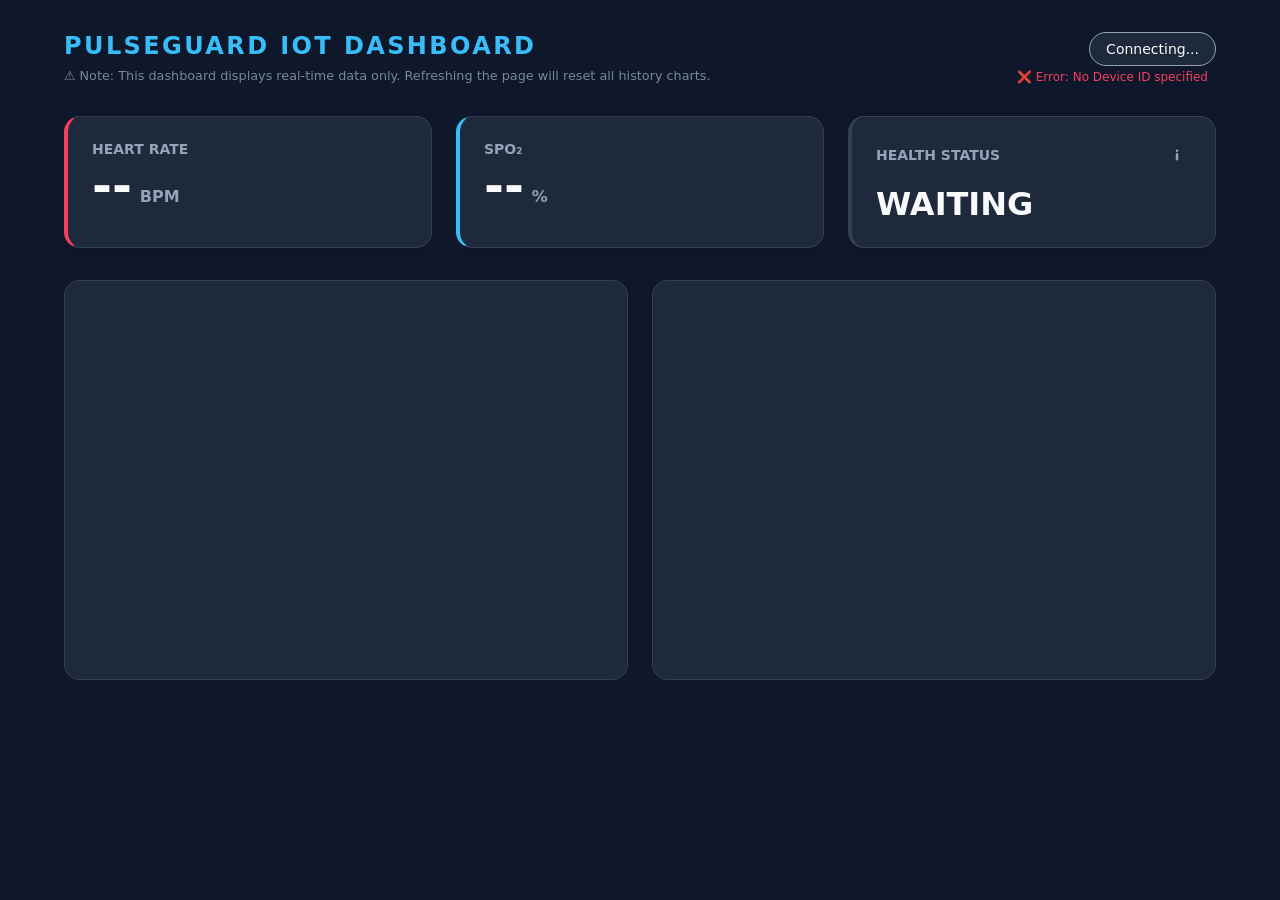
<file: dashboard/index.html>
<!DOCTYPE html>
<html lang="en">
<head>
    <meta charset="UTF-8">
    <meta name="viewport" content="width=device-width, initial-scale=1.0">
    <title>PulseGuard Dashboard</title>
    <link rel="icon" type="image/png" href="icon.png">
    <link rel="stylesheet" href="styles.css">
    <script src="lib/mqtt.min.js"></script>
    <script src="lib/chart.js"></script>
</head>
<body class="lang-en">
    <div class="container">
        <!-- Components injected here -->
        <div id="header-root"></div>
        <div id="main-root"></div>
    </div>

    <script type="module">
        import { initDashboard } from './dashboard-core.js';

        initDashboard({
            env: 'prod',
            clientIdPrefix: 'pulseguard_web_',
            uiConfig: {
                titleEn: 'PulseGuard IoT Dashboard',
                titleZh: 'PulseGuard IoT 儀表板',
                noteEn: '⚠ Note: This dashboard displays real-time data only. Refreshing the page will reset all history charts.',
                noteZh: '⚠ 注意：此儀表板僅顯示即時數據。重新整理頁面將重置所有歷史圖表。'
            }
        });
    </script>
</body>
</html>
</file>
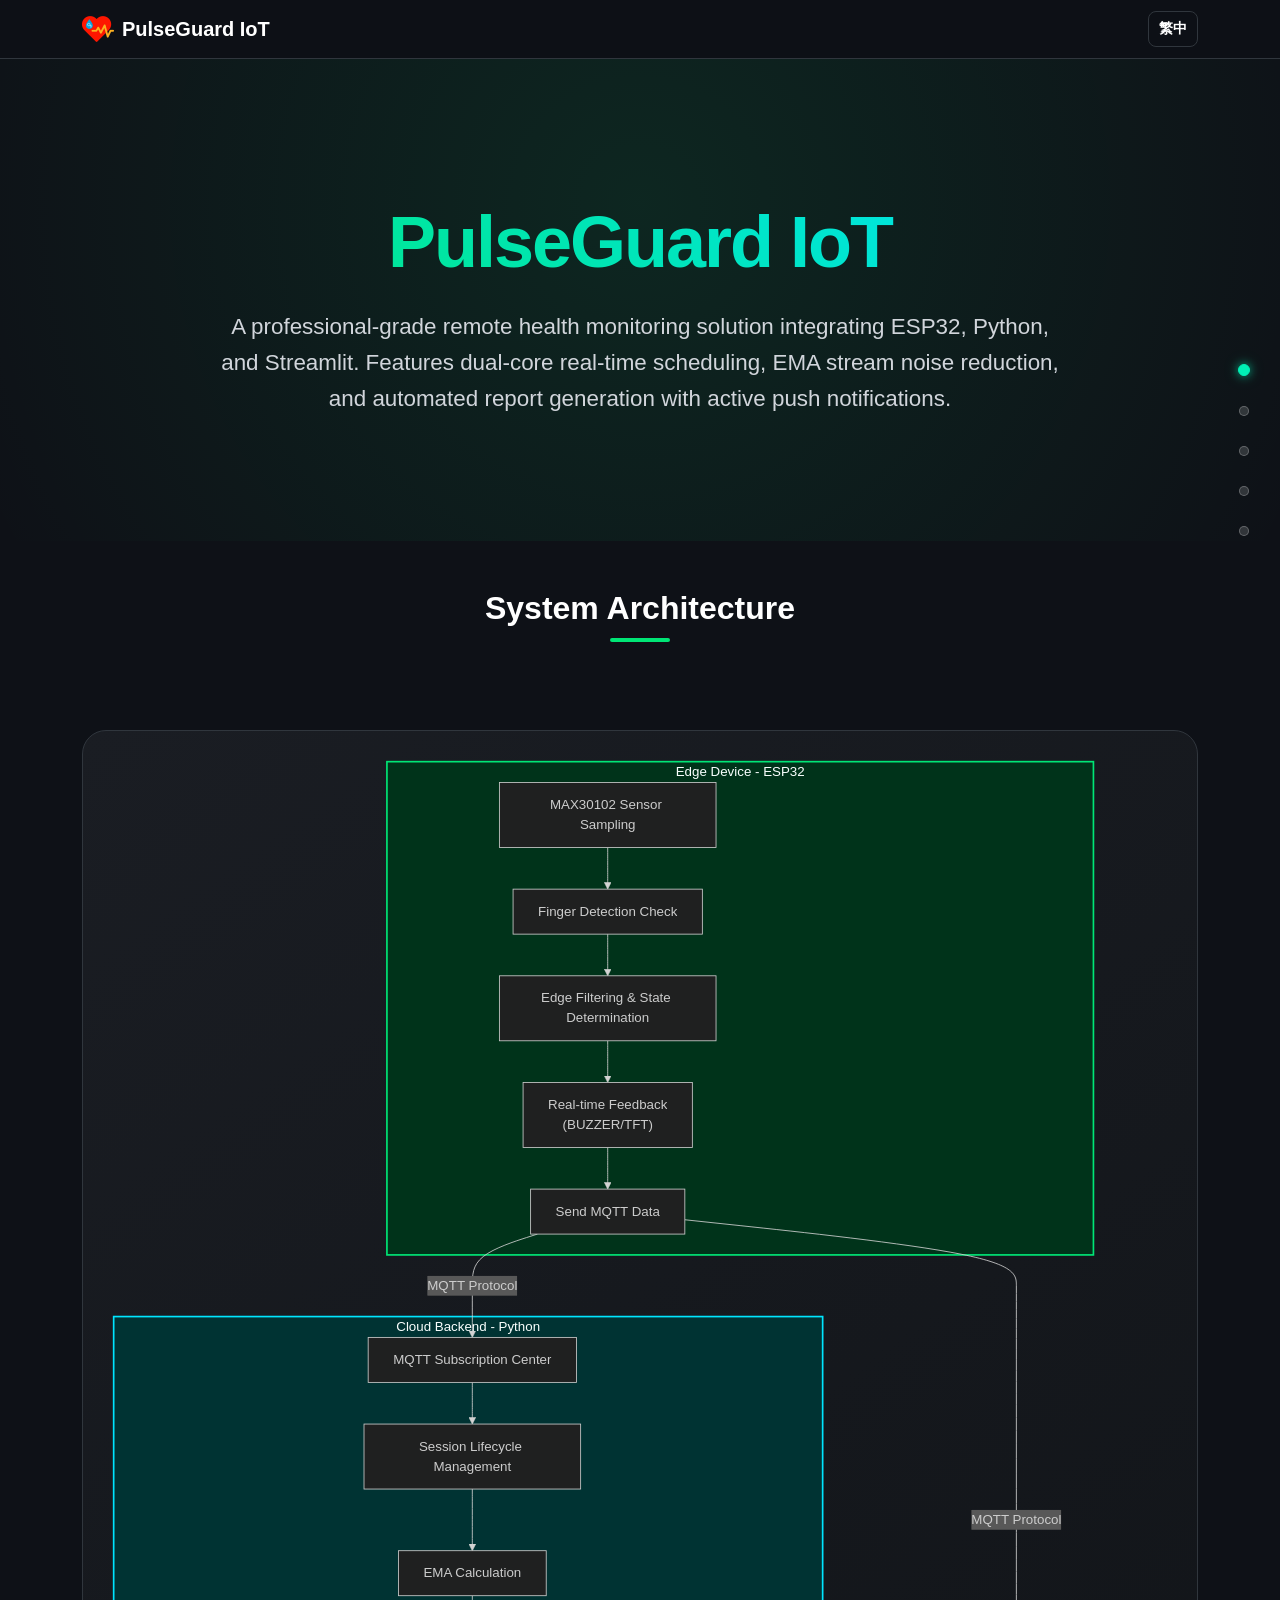
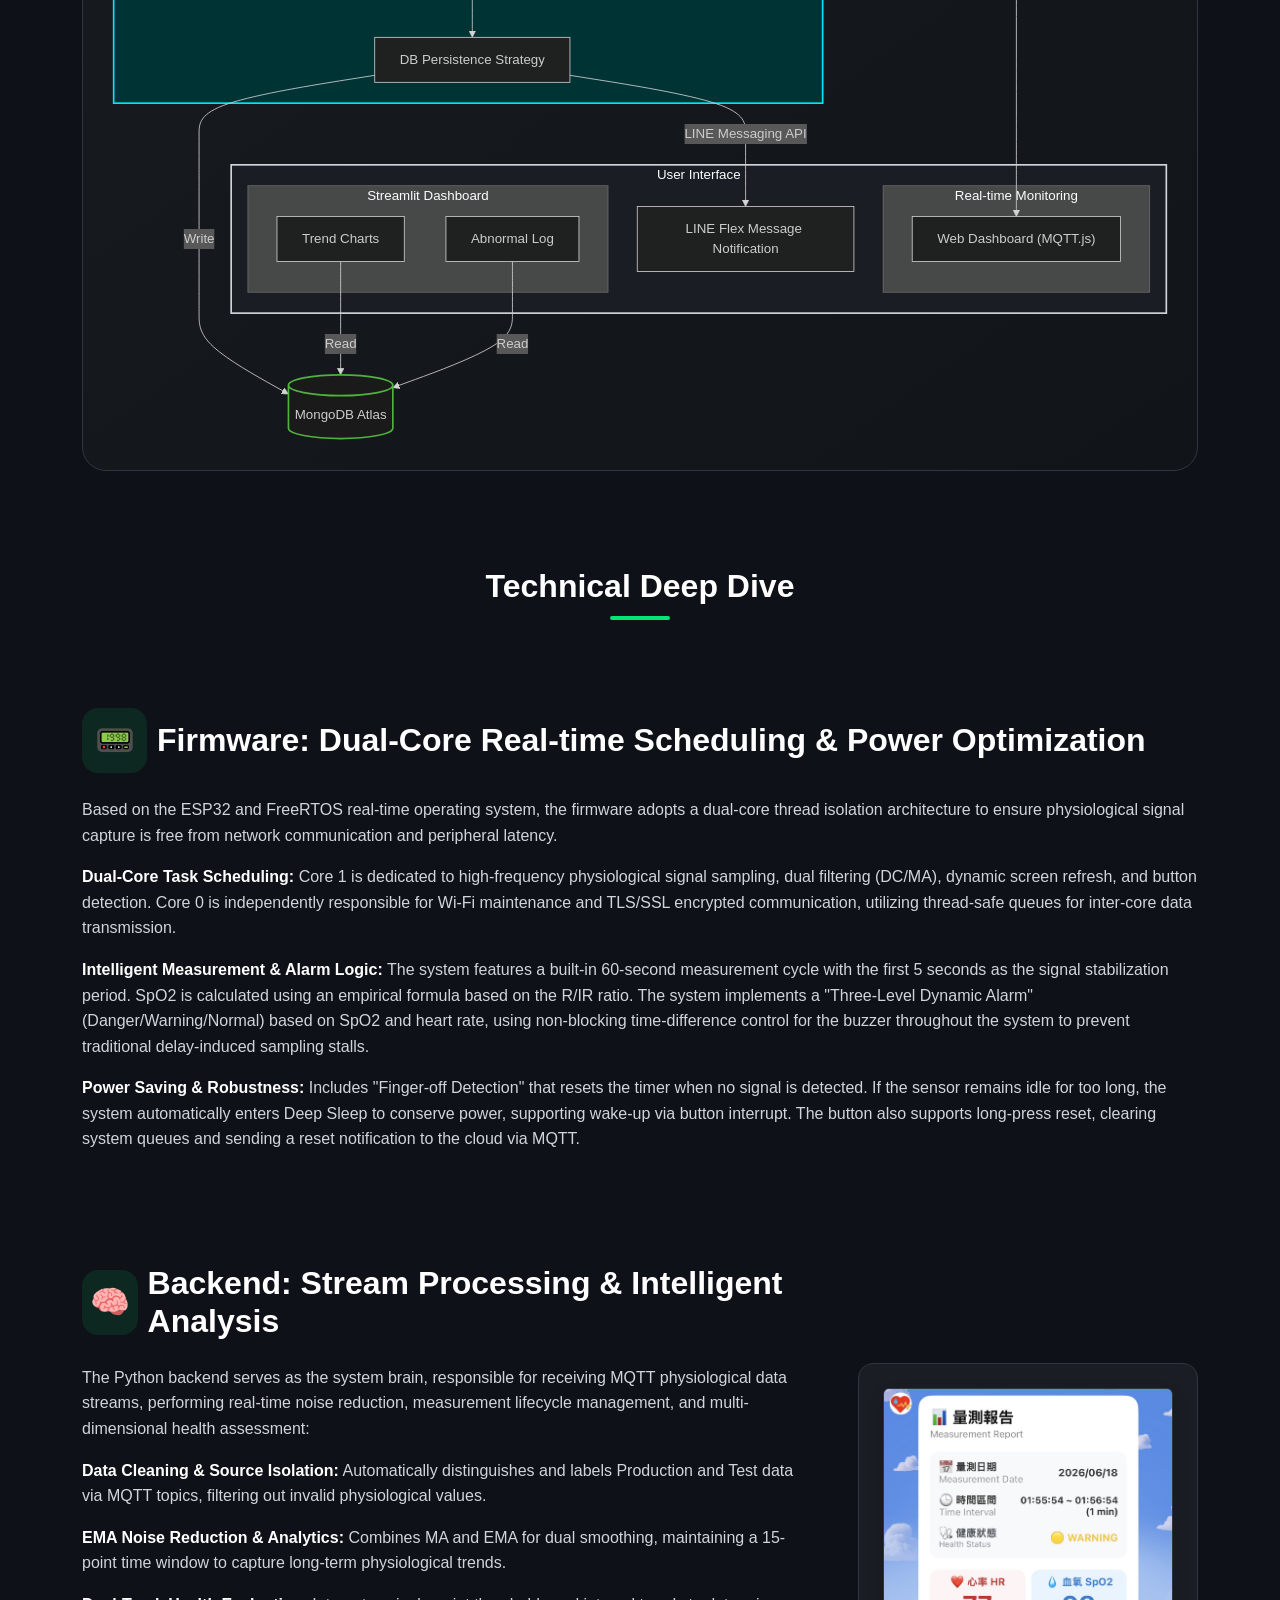
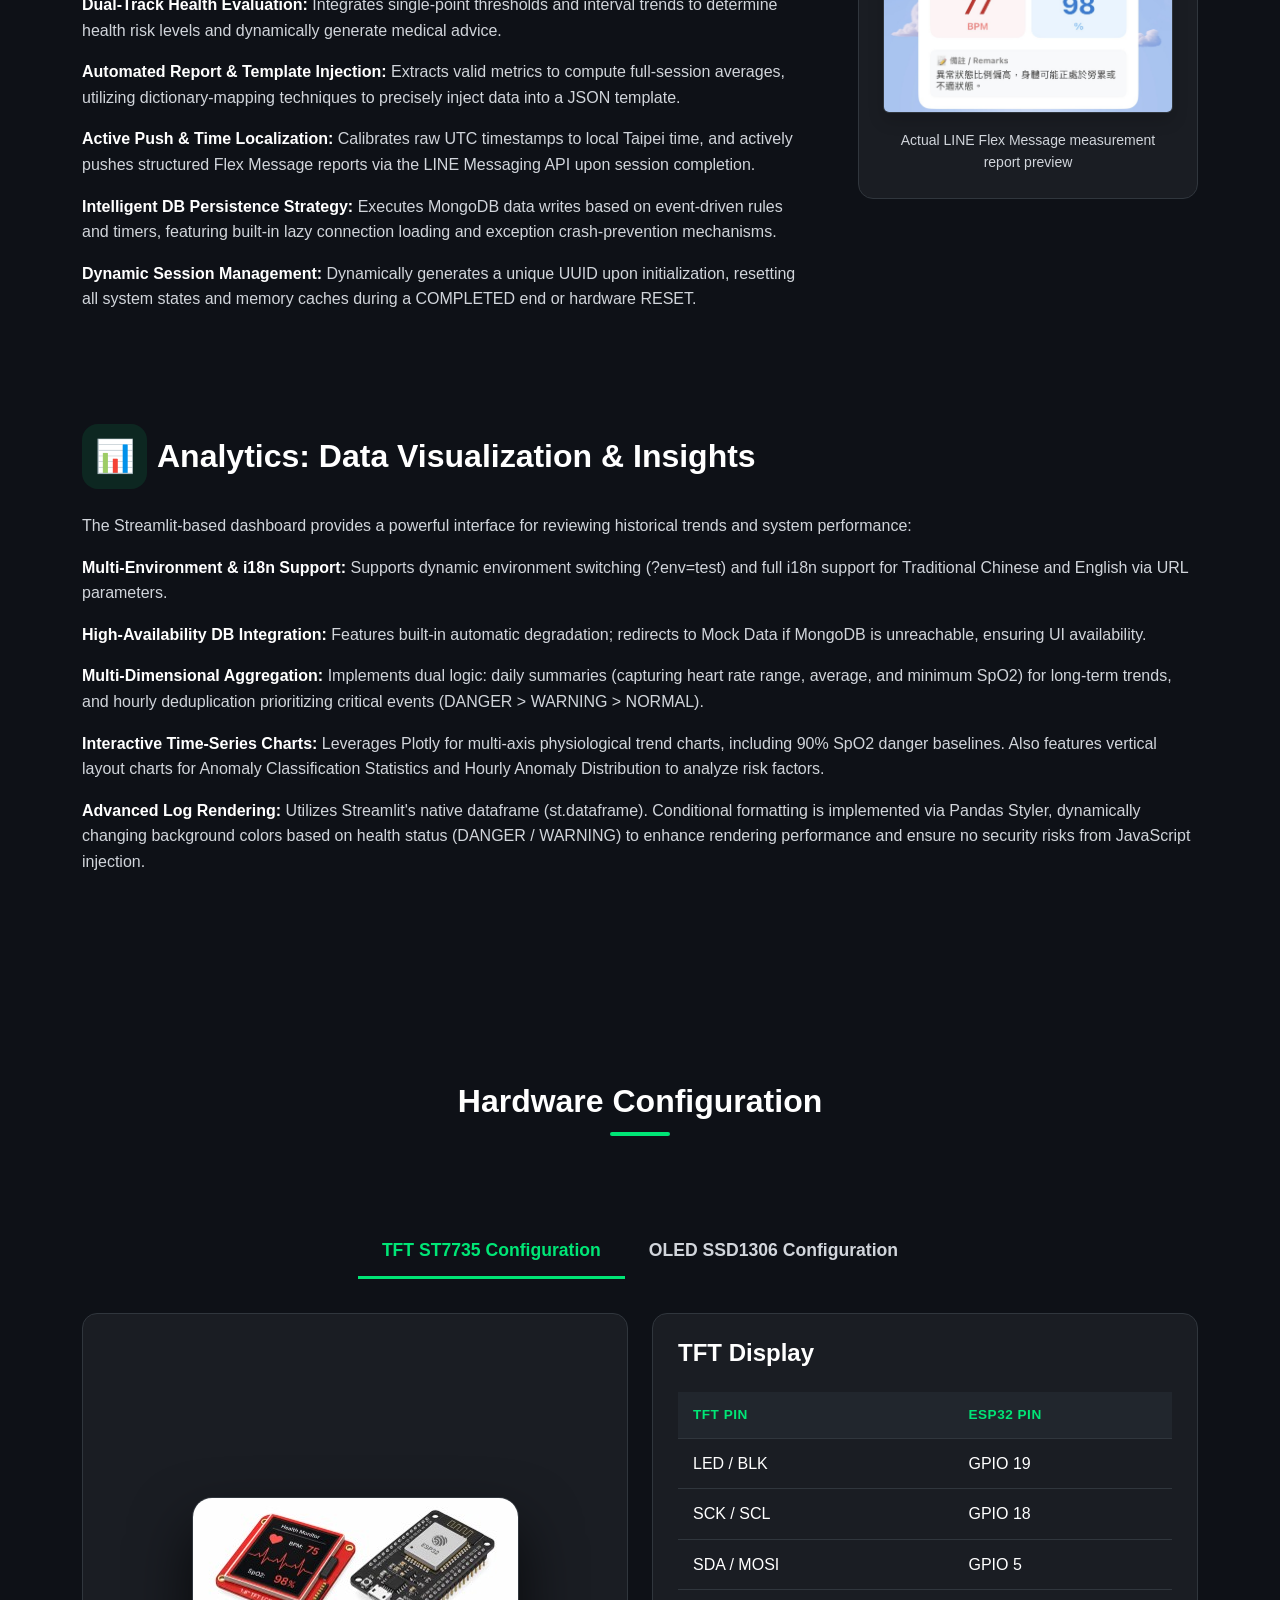
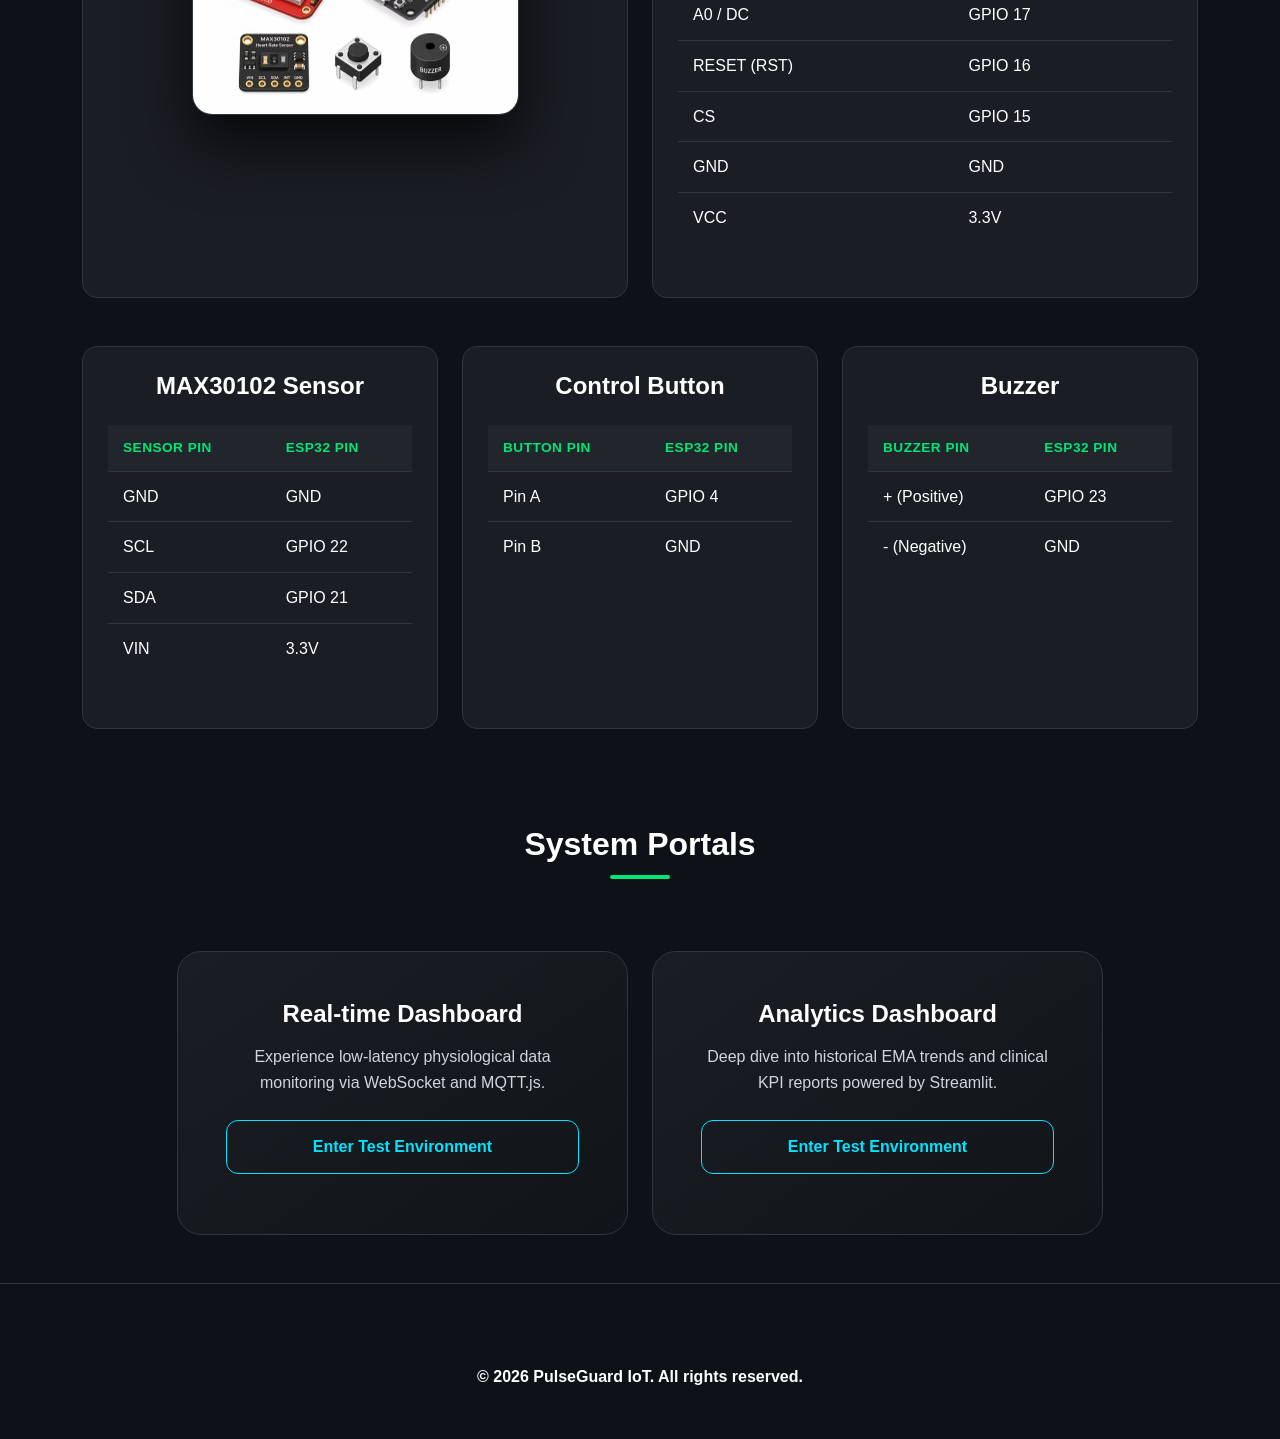
<file: docs/index.html>
<!DOCTYPE html>
<html lang="en">
<head>
    <meta charset="UTF-8">
    <meta name="viewport" content="width=device-width, initial-scale=1.0">
    <title>PulseGuard IoT</title>
    <link rel="icon" href="img/icon.png" type="image/png">
    <link rel="stylesheet" href="lib/bootstrap.min.css">
    <link rel="stylesheet" href="style.css">
    <script src="lib/mermaid.min.js"></script>
    <script src="locales.js"></script>
    <script>
        mermaid.initialize({
            startOnLoad: true,
            theme: 'dark',
            securityLevel: 'loose',
            fontFamily: 'Segoe UI, Roboto, Helvetica Neue, Arial, sans-serif'
        });
    </script>
</head>
<body data-bs-spy="scroll" data-bs-target="#scrollspy-menu" data-bs-offset="100">

    <!-- Navbar -->
    <nav class="navbar navbar-dark sticky-top">
        <div class="container">
            <a class="navbar-brand d-flex align-items-center" href="#">
                <img src="img/icon.png" alt="Logo" width="32" height="32" class="d-inline-block align-text-top me-2">
                <span class="fw-bold">PulseGuard IoT</span>
            </a>
            <div class="d-flex align-items-center">
                <a href="#architecture" class="nav-link text-white me-3 d-none d-sm-block" data-i18n="nav.architecture"></a>
                <a href="#features" class="nav-link text-white me-3 d-none d-sm-block" data-i18n="nav.features"></a>
                <a href="#hardware" class="nav-link text-white me-3 d-none d-sm-block" data-i18n="nav.hardware"></a>
                <a href="#portals" class="nav-link text-white me-3 d-none d-sm-block" data-i18n="nav.portals"></a>
                <a id="langToggle" class="lang-toggle" data-i18n="nav.lang"></a>
            </div>
        </div>
    </nav>

    <!-- Hero Section -->
    <header id="hero" class="hero-section text-center">
        <div class="container">
            <h1 class="hero-title" data-i18n="hero.title"></h1>
            <p class="hero-subtitle mb-4" data-i18n="hero.subtitle"></p>
        </div>
    </header>

    <!-- Architecture Section -->
    <section id="architecture" class="py-5">
        <div class="container">
            <div class="text-center mb-5">
                <h2 class="section-title" data-i18n="architecture.title"></h2>
            </div>
            <div class="portal-card p-4">
                <!-- English Diagram -->
                <div id="mermaid-en" class="mermaid text-center">
graph TD
    subgraph Edge_Device ["Edge Device - ESP32"]
        E1["MAX30102 Sensor Sampling"]
        E2["Finger Detection Check"]
        E3["Edge Filtering & State Determination"]
        E4["Real-time Feedback<br/>(BUZZER/TFT)"]
        E5["Send MQTT Data"]
        E1 --> E2 --> E3 --> E4 --> E5
    end

    subgraph Cloud_Backend ["Cloud Backend - Python"]
        B1["MQTT Subscription Center"]
        B2["Session Lifecycle Management"]
        B3["EMA Calculation"]
        B4["DB Persistence Strategy"]
        B1 --> B2 --> B3 --> B4
    end

    subgraph User_Interface ["User Interface"]
        subgraph Real_time_UI ["Real-time Monitoring"]
            U1["Web Dashboard (MQTT.js)"]
        end

        subgraph Analytics_UI ["Streamlit Dashboard"]
            U2["Trend Charts"]
            U3["Abnormal Log"]
        end

        U4["LINE Flex Message Notification"]
    end

    DB[("MongoDB Atlas")]

    E5 -- "MQTT Protocol" --> B1
    E5 -- "MQTT Protocol" --> U1
    B4 -- "Write" --> DB
    B4 -- "LINE Messaging API" --> U4
    U2 -- "Read" --> DB
    U3 -- "Read" --> DB

    style Edge_Device fill:#00331a,stroke:#00E676,stroke-width:2px
    style Cloud_Backend fill:#003333,stroke:#00E5FF,stroke-width:2px
    style User_Interface fill:#1a1d23,stroke:#D1D5DB,stroke-width:2px
    style DB fill:#1a1a1a,stroke:#4DB33D,stroke-width:2px
                </div>
                <!-- Chinese Diagram -->
                <div id="mermaid-zh" class="mermaid text-center">
graph TD
    subgraph Edge_Device ["邊緣裝置 - ESP32"]
        E1["MAX30102 感測器採樣"]
        E2["手指偵測檢查"]
        E3["邊緣濾波與狀態判定"]
        E4["即時 蜂鳴器/TFT 回饋"]
        E5["發送 MQTT 資料"]
        E1 --> E2 --> E3 --> E4 --> E5
    end

    subgraph Cloud_Backend ["雲端後端 - Python"]
        B1["MQTT 訂閱中心"]
        B2["會話生命週期管理"]
        B3["EMA 指數降噪計算"]
        B4["DB 寫入策略決策"]
        B1 --> B2 --> B3 --> B4
    end

    subgraph User_Interface ["使用者介面"]
        subgraph Real_time_UI ["即時監控"]
            U1["即時網頁儀表板 (MQTT.js)"]
        end

        subgraph Analytics_UI ["Streamlit 儀表板"]
            U2["趨勢圖表"]
            U3["異常日誌"]
        end

        U4["LINE Flex Message 訊息通知"]
    end

    DB[("MongoDB Atlas")]

    E5 -- "MQTT 協定" --> B1
    E5 -- "MQTT 協定" --> U1
    B4 -- "寫入" --> DB
    B4 -- "LINE Messaging API" --> U4
    U2 -- "讀取" --> DB
    U3 -- "讀取" --> DB

    style Edge_Device fill:#00331a,stroke:#00E676,stroke-width:2px
    style Cloud_Backend fill:#003333,stroke:#00E5FF,stroke-width:2px
    style User_Interface fill:#1a1d23,stroke:#D1D5DB,stroke-width:2px
    style DB fill:#1a1a1a,stroke:#4DB33D,stroke-width:2px
                </div>
            </div>
        </div>
    </section>

    <!-- Detailed Themes -->
    <section id="features" class="py-5">
        <div class="container">
            <div class="text-center mb-5">
                <h2 class="section-title" data-i18n="features.title"></h2>
            </div>

            <!-- Firmware -->
            <div class="row g-5 align-items-center mb-5 pb-5">
                <div class="col">
                    <h3 class="h2 fw-bold mb-4 d-flex align-items-center">
                        <div class="feature-icon-wrapper">📟</div>
                        <span data-i18n="features.firmware.title"></span>
                    </h3>
                    <p class="text-muted" data-i18n="features.firmware.subtitle"></p>
                    <ul class="text-muted list-unstyled">
                        <li class="mb-3">
                            <strong data-i18n="features.firmware.tasks_title"></strong>
                            <span data-i18n="features.firmware.tasks_desc"></span>
                        </li>
                        <li class="mb-3">
                            <strong data-i18n="features.firmware.alarm_title"></strong>
                            <span data-i18n="features.firmware.alarm_desc"></span>
                        </li>
                        <li class="mb-3">
                            <strong data-i18n="features.firmware.power_title"></strong>
                            <span data-i18n="features.firmware.power_desc"></span>
                        </li>
                    </ul>
                </div>
            </div>

            <!-- Backend -->
            <div class="row g-5 align-items-center mb-5 pb-5 flex-lg-row-reverse">
                <div class="col-lg-4">
                    <div class="pinout-container d-flex flex-column align-items-center justify-content-center p-4 text-center">
                        <img src="img/line-report.jpg" alt="LINE Flex Message Report" class="img-preview img-fluid rounded shadow" style="max-height: 480px; width: auto; object-fit: contain;">
                        <small class="text-muted mt-3 d-block" data-i18n="features.line_report_caption"></small>
                    </div>
                </div>

                <div class="col-lg-8">
                    <h3 class="h2 fw-bold mb-4 d-flex align-items-center">
                        <div class="feature-icon-wrapper">🧠</div>
                        <span data-i18n="features.backend.title"></span>
                    </h3>
                    <p class="text-muted" data-i18n="features.backend.subtitle"></p>
                    <ul class="text-muted list-unstyled">
                        <li class="mb-3">
                            <strong data-i18n="features.backend.cleaning_title"></strong>
                            <span data-i18n="features.backend.cleaning_desc"></span>
                        </li>
                        <li class="mb-3">
                            <strong data-i18n="features.backend.ema_title"></strong>
                            <span data-i18n="features.backend.ema_desc"></span>
                        </li>
                        <li class="mb-3">
                            <strong data-i18n="features.backend.evaluation_title"></strong>
                            <span data-i18n="features.backend.evaluation_desc"></span>
                        </li>
                        <li class="mb-3">
                            <strong data-i18n="features.backend.automated_title"></strong>
                            <span data-i18n="features.backend.automated_desc"></span>
                        </li>
                        <li class="mb-3">
                            <strong data-i18n="features.backend.push_title"></strong>
                            <span data-i18n="features.backend.push_desc"></span>
                        </li>
                        <li class="mb-3">
                            <strong data-i18n="features.backend.persistence_title"></strong>
                            <span data-i18n="features.backend.persistence_desc"></span>
                        </li>
                        <li class="mb-3">
                            <strong data-i18n="features.backend.session_title"></strong>
                            <span data-i18n="features.backend.session_desc"></span>
                        </li>
                    </ul>
                </div>
            </div>


            <!-- Analytics -->
            <div class="row g-5 align-items-center mb-5 pb-5">
                <div class="col">
                    <h3 class="h2 fw-bold mb-4 d-flex align-items-center">
                        <span class="feature-icon-wrapper">📊</span>
                        <span data-i18n="features.analytics.title"></span>
                    </h3>
                    <p class="text-muted" data-i18n="features.analytics.subtitle"></p>
                    <ul class="text-muted list-unstyled">
                        <li class="mb-3">
                            <strong data-i18n="features.analytics.i18n_title"></strong>
                            <span data-i18n="features.analytics.i18n_desc"></span>
                        </li>
                        <li class="mb-3">
                            <strong data-i18n="features.analytics.db_title"></strong>
                            <span data-i18n="features.analytics.db_desc"></span>
                        </li>
                        <li class="mb-3">
                            <strong data-i18n="features.analytics.aggregation_title"></strong>
                            <span data-i18n="features.analytics.aggregation_desc"></span>
                        </li>
                        <li class="mb-3">
                            <strong data-i18n="features.analytics.charts_title"></strong>
                            <span data-i18n="features.analytics.charts_desc"></span>
                        </li>
                        <li class="mb-3">
                            <strong data-i18n="features.analytics.log_title"></strong>
                            <span data-i18n="features.analytics.log_desc"></span>
                        </li>
                    </ul>
                </div>
            </div>
        </div>
    </section>

    <!-- Hardware Section -->
    <section id="hardware" class="py-5 bg-dark-section">
        <div class="container">
            <div class="text-center mb-5">
                <h2 class="section-title" data-i18n="hardware.title"></h2>
            </div>

            <!-- Tab Switcher Navigation -->
            <ul class="nav nav-tabs hardware-tabs justify-content-center border-bottom-0" id="hardwareTab" role="tablist">
                <li class="nav-item" role="presentation">
                    <button class="nav-link active" id="tft-tab" data-bs-toggle="tab" data-bs-target="#tft" type="button" role="tab" aria-controls="tft" aria-selected="true" data-i18n="hardware.tabs.tft"></button>
                </li>
                <li class="nav-item" role="presentation">
                    <button class="nav-link" id="oled-tab" data-bs-toggle="tab" data-bs-target="#oled" type="button" role="tab" aria-controls="oled" aria-selected="false" data-i18n="hardware.tabs.oled"></button>
                </li>
            </ul>

            <!-- Tab Contents -->
            <div class="tab-content" id="hardwareTabContent">
                <!-- TFT ST7735 Tab -->
                <div class="tab-pane fade show active" id="tft" role="tabpanel" aria-labelledby="tft-tab">
                    <div class="row g-4 mb-5">
                        <div class="col-lg-6">
                            <div class="pinout-container h-100 d-flex align-items-center justify-content-center" style="min-height: 350px;">
                                <img src="img/tft-hardware.jpg" alt="TFT Hardware Setup" class="img-preview" style="max-height: 320px; width: auto; object-fit: contain;">
                            </div>
                        </div>
                        <div class="col-lg-6">
                            <div class="pinout-container h-100">
                                <h4 class="mb-4 fw-bold" data-i18n="hardware.tft.title"></h4>
                                <table class="pinout-table">
                                    <thead>
                                        <tr>
                                            <th data-i18n="hardware.tft.pin_header"></th>
                                            <th data-i18n="hardware.tft.esp_header"></th>
                                        </tr>
                                    </thead>
                                    <tbody>
                                        <tr><td>LED / BLK</td><td>GPIO 19</td></tr>
                                        <tr><td>SCK / SCL</td><td>GPIO 18</td></tr>
                                        <tr><td>SDA / MOSI</td><td>GPIO 5</td></tr>
                                        <tr><td>A0 / DC</td><td>GPIO 17</td></tr>
                                        <tr><td>RESET (RST)</td><td>GPIO 16</td></tr>
                                        <tr><td>CS</td><td>GPIO 15</td></tr>
                                        <tr><td>GND</td><td>GND</td></tr>
                                        <tr><td>VCC</td><td>3.3V</td></tr>
                                    </tbody>
                                </table>
                            </div>
                        </div>
                    </div>

                    <div class="row g-4">
                        <!-- MAX30102 Card -->
                        <div class="col-md-4">
                            <div class="pinout-container h-100">
                                <h4 class="mb-4 fw-bold text-center" data-i18n="hardware.sensor.title"></h4>
                                <table class="pinout-table">
                                    <thead>
                                        <tr>
                                            <th data-i18n="hardware.sensor.pin_header"></th>
                                            <th data-i18n="hardware.sensor.esp_header"></th>
                                        </tr>
                                    </thead>
                                    <tbody>
                                        <tr><td>GND</td><td>GND</td></tr>
                                        <tr><td>SCL</td><td>GPIO 22</td></tr>
                                        <tr><td>SDA</td><td>GPIO 21</td></tr>
                                        <tr><td>VIN</td><td>3.3V</td></tr>
                                    </tbody>
                                </table>
                            </div>
                        </div>
                        <!-- BUTTON Card -->
                        <div class="col-md-4">
                            <div class="pinout-container h-100">
                                <h4 class="mb-4 fw-bold text-center" data-i18n="hardware.button.title"></h4>
                                <table class="pinout-table">
                                    <thead>
                                        <tr>
                                            <th data-i18n="hardware.button.pin_header"></th>
                                            <th data-i18n="hardware.button.esp_header"></th>
                                        </tr>
                                    </thead>
                                    <tbody>
                                        <tr><td data-i18n="hardware.button.pin_a"></td><td>GPIO 4</td></tr>
                                        <tr><td data-i18n="hardware.button.pin_b"></td><td>GND</td></tr>
                                    </tbody>
                                </table>
                            </div>
                        </div>
                        <!-- BUZZER Card -->
                        <div class="col-md-4">
                            <div class="pinout-container h-100">
                                <h4 class="mb-4 fw-bold text-center" data-i18n="hardware.buzzer.title"></h4>
                                <table class="pinout-table">
                                    <thead>
                                        <tr>
                                            <th data-i18n="hardware.buzzer.pin_header"></th>
                                            <th data-i18n="hardware.buzzer.esp_header"></th>
                                        </tr>
                                    </thead>
                                    <tbody>
                                        <tr><td data-i18n="hardware.buzzer.positive"></td><td>GPIO 23</td></tr>
                                        <tr><td data-i18n="hardware.buzzer.negative"></td><td>GND</td></tr>
                                    </tbody>
                                </table>
                            </div>
                        </div>
                    </div>
                </div>

                <!-- OLED SSD1306 Tab -->
                <div class="tab-pane fade" id="oled" role="tabpanel" aria-labelledby="oled-tab">
                    <div class="row g-4 mb-5">
                        <div class="col-lg-6">
                            <div class="pinout-container h-100 d-flex align-items-center justify-content-center" style="min-height: 350px;">
                                <img src="img/oled-hardware.jpg" alt="OLED Hardware Setup" class="img-preview" style="max-height: 320px; width: auto; object-fit: contain;">
                            </div>
                        </div>
                        <div class="col-lg-6">
                            <div class="pinout-container h-100">
                                <h4 class="mb-4 fw-bold" data-i18n="hardware.oled.title"></h4>
                                <table class="pinout-table">
                                    <thead>
                                        <tr>
                                            <th data-i18n="hardware.oled.pin_header"></th>
                                            <th data-i18n="hardware.oled.esp_header"></th>
                                        </tr>
                                    </thead>
                                    <tbody>
                                        <tr><td>GND</td><td>GND</td></tr>
                                        <tr><td>VCC</td><td>3.3V</td></tr>
                                        <tr><td>SCL</td><td>GPIO 22</td></tr>
                                        <tr><td>SDA</td><td>GPIO 21</td></tr>
                                    </tbody>
                                </table>
                            </div>
                        </div>
                    </div>

                    <div class="row g-4">
                        <!-- MAX30102 Card (OLED Mode: Secondary Isolated I2C Bus) -->
                        <div class="col-md-6 col-lg-3">
                            <div class="pinout-container h-100">
                                <h4 class="mb-4 fw-bold text-center" data-i18n="hardware.sensor.title"></h4>
                                <table class="pinout-table">
                                    <thead>
                                        <tr>
                                            <th data-i18n="hardware.sensor.pin_header"></th>
                                            <th data-i18n="hardware.sensor.esp_header"></th>
                                        </tr>
                                    </thead>
                                    <tbody>
                                        <tr><td>GND</td><td>GND</td></tr>
                                        <tr><td>SCL</td><td>GPIO 19</td></tr>
                                        <tr><td>SDA</td><td>GPIO 18</td></tr>
                                        <tr><td>VIN</td><td>3.3V</td></tr>
                                    </tbody>
                                </table>
                            </div>
                        </div>
                        <!-- Status LEDs Card -->
                        <div class="col-md-6 col-lg-3">
                            <div class="pinout-container h-100">
                                <h4 class="mb-4 fw-bold text-center" data-i18n="hardware.leds.title"></h4>
                                <table class="pinout-table">
                                    <thead>
                                        <tr>
                                            <th data-i18n="hardware.leds.pin_header"></th>
                                            <th data-i18n="hardware.leds.esp_header"></th>
                                        </tr>
                                    </thead>
                                    <tbody>
                                        <tr><td>Green</td><td>GPIO 25</td></tr>
                                        <tr><td>Yellow</td><td>GPIO 33</td></tr>
                                        <tr><td>Red</td><td>GPIO 32</td></tr>
                                    </tbody>
                                </table>
                            </div>
                        </div>
                        <!-- BUTTON Card -->
                        <div class="col-md-6 col-lg-3">
                            <div class="pinout-container h-100">
                                <h4 class="mb-4 fw-bold text-center" data-i18n="hardware.button.title"></h4>
                                <table class="pinout-table">
                                    <thead>
                                        <tr>
                                            <th data-i18n="hardware.button.pin_header"></th>
                                            <th data-i18n="hardware.button.esp_header"></th>
                                        </tr>
                                    </thead>
                                    <tbody>
                                        <tr><td data-i18n="hardware.button.pin_a"></td><td>GPIO 4</td></tr>
                                        <tr><td data-i18n="hardware.button.pin_b"></td><td>GND</td></tr>
                                    </tbody>
                                </table>
                            </div>
                        </div>
                        <!-- BUZZER Card -->
                        <div class="col-md-6 col-lg-3">
                            <div class="pinout-container h-100">
                                <h4 class="mb-4 fw-bold text-center" data-i18n="hardware.buzzer.title"></h4>
                                <table class="pinout-table">
                                    <thead>
                                        <tr>
                                            <th data-i18n="hardware.buzzer.pin_header"></th>
                                            <th data-i18n="hardware.buzzer.esp_header"></th>
                                        </tr>
                                    </thead>
                                    <tbody>
                                        <tr><td data-i18n="hardware.buzzer.positive"></td><td>GPIO 23</td></tr>
                                        <tr><td data-i18n="hardware.buzzer.negative"></td><td>GND</td></tr>
                                    </tbody>
                                </table>
                            </div>
                        </div>
                    </div>
                </div>
            </div>
        </div>
    </section>


    <!-- Portals -->
    <section id="portals" class="py-5 bg-dark-section">
        <div class="container text-center">
            <h2 class="section-title" data-i18n="portals.title"></h2>
            <div class="row g-4 justify-content-center mt-2">
                <div class="col-md-5">
                    <div class="portal-card p-5 h-100 d-flex flex-column">
                        <h3 class="h4 fw-bold mb-3" data-i18n="portals.realtime.title"></h3>
                        <p class="text-muted mb-4 flex-grow-1" data-i18n="portals.realtime.desc"></p>
                        <div class="portal-actions">
                            <a href="https://pulse-guard-iot.vercel.app/test" target="_blank" class="btn btn-outline-custom btn-portal w-100 portal-link" data-base="https://pulse-guard-iot.vercel.app/test">
                                <span data-i18n="portals.realtime.test"></span>
                            </a>
                        </div>
                    </div>
                </div>
                <div class="col-md-5">
                    <div class="portal-card p-5 h-100 d-flex flex-column">
                        <h3 class="h4 fw-bold mb-3" data-i18n="portals.analytics.title"></h3>
                        <p class="text-muted mb-4 flex-grow-1" data-i18n="portals.analytics.desc"></p>
                        <div class="portal-actions">
                            <a href="https://huggingface.co/spaces/Chou1210/pulseguard-analytics?env=test" target="_blank" class="btn btn-outline-custom btn-portal w-100 portal-link" data-base="https://huggingface.co/spaces/Chou1210/pulseguard-analytics" data-env="test">
                                <span data-i18n="portals.analytics.test"></span>
                            </a>
                        </div>
                    </div>
                </div>
            </div>
        </div>
    </section>

    <!-- Footer -->
    <footer class="text-center">
        <div class="container">
            <p class="mb-1 fw-bold text-white" data-i18n="footer.copy"></p>
        </div>
    </footer>

    <!-- Scrollspy Vertical Menu -->
    <nav id="scrollspy-menu">
        <ul class="nav flex-column">
            <li class="nav-item">
                <a class="nav-link" href="#hero" data-i18n-title="nav.hero"></a>
            </li>
            <li class="nav-item">
                <a class="nav-link" href="#architecture" data-i18n-title="nav.architecture"></a>
            </li>
            <li class="nav-item">
                <a class="nav-link" href="#features" data-i18n-title="nav.features"></a>
            </li>
            <li class="nav-item">
                <a class="nav-link" href="#hardware" data-i18n-title="nav.hardware"></a>
            </li>
            <li class="nav-item">
                <a class="nav-link" href="#portals" data-i18n-title="nav.portals"></a>
            </li>
        </ul>
    </nav>

    <script src="lib/bootstrap.bundle.min.js"></script>
    <script>
        const langToggle = document.getElementById('langToggle');
        const urlParams = new URLSearchParams(window.location.search);
        let currentLang = urlParams.get('lang') === 'zh' ? 'zh' : 'en';

        function setLanguage(lang) {
            currentLang = lang;
            document.documentElement.setAttribute('lang', lang);

            // Update texts
            const elements = document.querySelectorAll('[data-i18n]');
            elements.forEach(el => {
                const key = el.getAttribute('data-i18n');
                const value = getNestedValue(locales[lang], key);
                if (value) {
                    el.innerHTML = value;
                }
            });

            // Update titles
            const titleElements = document.querySelectorAll('[data-i18n-title]');
            titleElements.forEach(el => {
                const key = el.getAttribute('data-i18n-title');
                const value = getNestedValue(locales[lang], key);
                if (value) {
                    el.setAttribute('data-title', value);
                }
            });

            // Toggle Mermaid diagrams
            const mermaidZh = document.getElementById('mermaid-zh');
            const mermaidEn = document.getElementById('mermaid-en');
            if (lang === 'zh') {
                mermaidZh.classList.remove('d-none');
                mermaidEn.classList.add('d-none');
            } else {
                mermaidZh.classList.add('d-none');
                mermaidEn.classList.remove('d-none');
            }

            updatePortalLinks(lang);
        }

        function getNestedValue(obj, path) {
            return path.split('.').reduce((acc, part) => acc && acc[part], obj);
        }

        function updatePortalLinks(lang) {
            const links = document.querySelectorAll('.portal-link');
            links.forEach(link => {
                const base = link.getAttribute('data-base');
                const env = link.getAttribute('data-env');

                const url = new URL(base);
                if (env) url.searchParams.set('env', env);
                if (lang === 'zh') url.searchParams.set('lang', 'zh');
                else url.searchParams.delete('lang');

                link.href = url.toString();
            });
        }

        // Initialize
        setLanguage(currentLang);

        langToggle.addEventListener('click', () => {
            const newLang = currentLang === 'zh' ? 'en' : 'zh';

            // Update URL and reload to ensure Mermaid renders correctly on the new language
            // (Alternative: pushState + setLanguage, but the user requested robust Mermaid rendering)
            const newUrl = new URL(window.location);
            if (newLang === 'zh') {
                newUrl.searchParams.set('lang', 'zh');
            } else {
                newUrl.searchParams.delete('lang');
            }
            window.location.href = newUrl.toString();
        });
    </script>
</body>
</html>
</file>
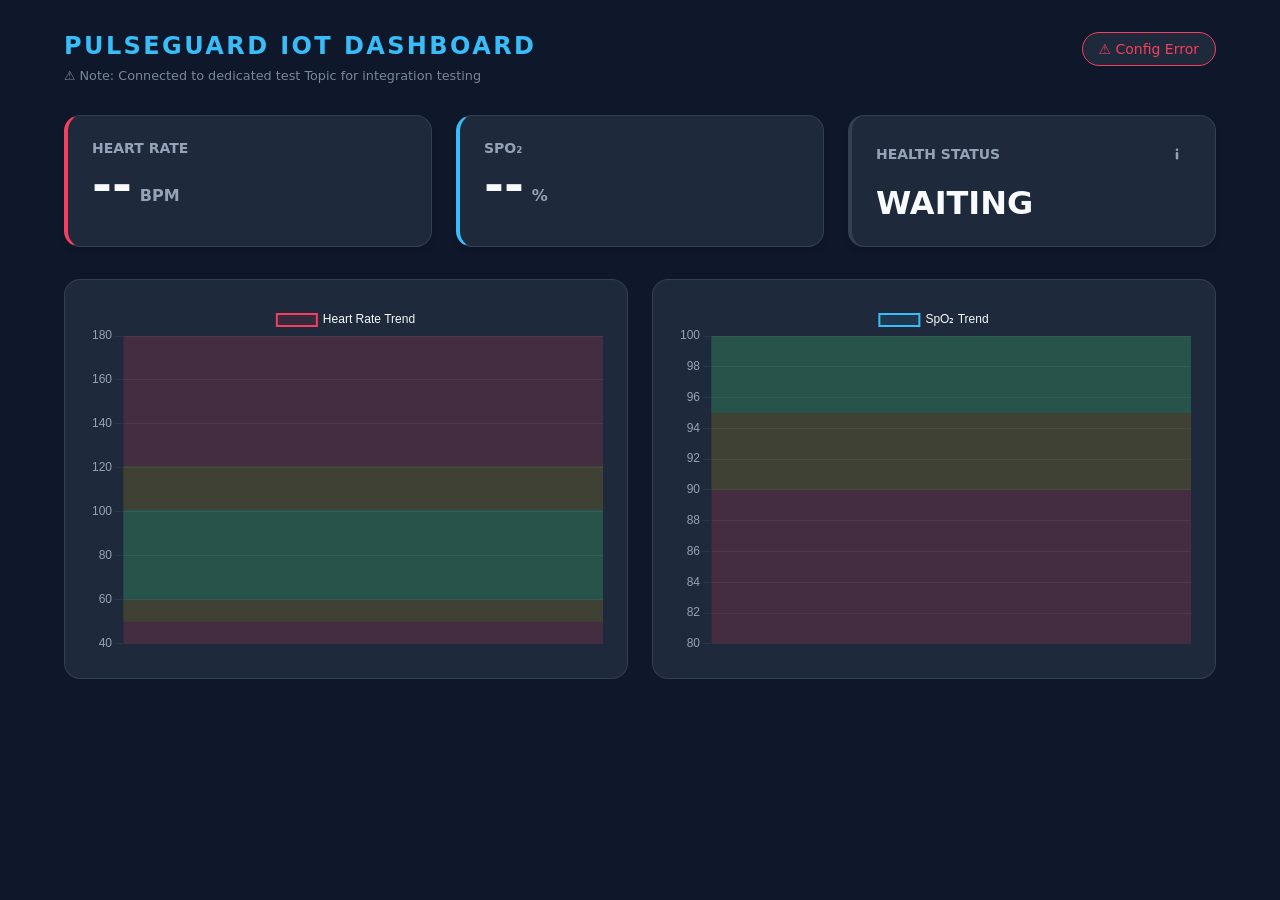
<file: dashboard/test/monitor.html>
<!DOCTYPE html>
<html lang="en">
<head>
    <meta charset="UTF-8">
    <meta name="viewport" content="width=device-width, initial-scale=1.0">
    <title>MQTT Testing Monitor</title>
    <link rel="icon" type="image/png" href="../icon.png">
    <link rel="stylesheet" href="../styles.css">
    <script src="../lib/mqtt.min.js"></script>
    <script src="../lib/chart.js"></script>
</head>
<body class="lang-en">
    <div class="container">
        <!-- Components injected here -->
        <div id="header-root"></div>
        <div id="main-root"></div>
    </div>

    <script type="module">
        import { initDashboard } from '../dashboard-core.js';

        initDashboard({
            env: 'test',
            clientIdPrefix: 'pulseguard_monitor_',
            uiConfig: {
                titleEn: 'PulseGuard IoT Dashboard',
                titleZh: 'PulseGuard IoT 儀表板',
                noteEn: '⚠ Note: Connected to dedicated test Topic for integration testing',
                noteZh: '⚠ 注意：已連接專屬測試 Topic 進行整合測試'
            }
        });
    </script>
</body>
</html>
</file>
<file: dashboard/styles.css>
:root {
    --bg-color: #0f172a;
    --card-bg: #1e293b;
    --text-primary: #f8fafc;
    --text-secondary: #94a3b8;
    --neon-blue: #38bdf8;
    --neon-green: #4ade80;
    --neon-red: #f43f5e;
    --neon-yellow: #facc15;
}

body {
    margin: 0;
    font-family: 'Inter', system-ui, -apple-system, sans-serif;
    background-color: var(--bg-color);
    color: var(--text-primary);
    display: flex;
    justify-content: center;
    min-height: 100vh;
}

.container {
    width: 90%;
    max-width: 1200px;
    padding: 2rem 0;
}

header {
    display: flex;
    justify-content: space-between;
    align-items: flex-start;
    margin-bottom: 2rem;
}

.header-main {
    display: flex;
    flex-direction: column;
    gap: 0.5rem;
}

h1 {
    margin: 0;
    font-size: 1.5rem;
    font-weight: 700;
    color: var(--neon-blue);
    text-transform: uppercase;
    letter-spacing: 0.1em;
}

.refresh-warning {
    margin: 0;
    font-size: 0.8rem;
    color: var(--text-secondary);
    opacity: 0.8;
}

.header-status {
    display: flex;
    flex-direction: column;
    align-items: flex-end;
    gap: 0.25rem;
}

.status-indicator {
    font-size: 0.875rem;
    padding: 0.5rem 1rem;
    border-radius: 9999px;
    background: var(--card-bg);
    border: 1px solid var(--text-secondary);
}

.status-message {
    font-size: 0.75rem;
    color: var(--text-secondary);
    padding-right: 0.5rem;
}

.cards {
    display: grid;
    grid-template-columns: repeat(auto-fit, minmax(280px, 1fr));
    gap: 1.5rem;
    margin-bottom: 2rem;
}

.card {
    background: var(--card-bg);
    padding: 1.5rem;
    border-radius: 1rem;
    border: 1px solid rgba(255, 255, 255, 0.1);
    box-shadow: 0 4px 6px -1px rgba(0, 0, 0, 0.1);
    transition: transform 0.2s;
    position: relative;
}

.card:hover {
    transform: translateY(-4px);
}

.card-header {
    display: flex;
    justify-content: space-between;
    align-items: center;
    margin-bottom: 1rem;
}

.card h2 {
    margin: 0;
    font-size: 0.875rem;
    color: var(--text-secondary);
    text-transform: uppercase;
}

.card .value {
    font-size: 3rem;
    font-weight: 800;
    display: flex;
    align-items: baseline;
    gap: 0.5rem;
}

.card .unit {
    font-size: 1rem;
    color: var(--text-secondary);
}

#bpm-card { border-left: 4px solid var(--neon-red); }
#spo2-card { border-left: 4px solid var(--neon-blue); }
#status-card { border-left: 4px solid rgba(255, 255, 255, 0.1); }

#status {
    font-size: 2rem;
}

/* Tooltip Styles */
.info-icon {
    display: flex;
    align-items: center;
    justify-content: center;
    cursor: pointer;
    color: var(--text-secondary);
    position: relative;
    padding: 4px;
    border-radius: 50%;
    transition: background-color 0.2s;
}

.info-svg {
    width: 20px;
    height: 20px;
}

.info-icon:hover {
    color: var(--neon-blue);
}

.tooltip {
    visibility: hidden;
    position: absolute;
    top: 120%;
    right: 0;
    width: 260px;
    background: #1e293b;
    border: 1px solid rgba(255, 255, 255, 0.2);
    border-radius: 0.75rem;
    padding: 1rem;
    box-shadow: 0 10px 15px -3px rgba(0, 0, 0, 0.4);
    z-index: 100;
    opacity: 0;
    transition: opacity 0.2s, transform 0.2s;
    transform: translateY(10px);
    pointer-events: none;
}

.info-icon:hover .tooltip, .info-icon:active .tooltip {
    visibility: visible;
    opacity: 1;
    transform: translateY(0);
    pointer-events: auto;
}

.tooltip h3 {
    margin: 0 0 0.75rem 0;
    font-size: 0.9rem;
    color: var(--neon-blue);
    border-bottom: 1px solid rgba(255, 255, 255, 0.1);
    padding-bottom: 0.5rem;
}

.condition {
    margin-bottom: 0.75rem;
}

.condition:last-child {
    margin-bottom: 0;
}

.condition strong {
    display: block;
    font-size: 0.75rem;
    margin-bottom: 0.25rem;
}

.condition p {
    margin: 0;
    font-size: 0.75rem;
    color: var(--text-secondary);
    line-height: 1.4;
}

.condition.danger strong { color: var(--neon-red); }
.condition.warning strong { color: var(--neon-yellow); }
.condition.normal strong { color: var(--neon-green); }

.charts-wrapper {
    display: grid;
    grid-template-columns: repeat(auto-fit, minmax(500px, 1fr));
    gap: 1.5rem;
}

.chart-container {
    background: var(--card-bg);
    padding: 1.5rem;
    border-radius: 1rem;
    height: 350px;
    border: 1px solid rgba(255, 255, 255, 0.1);
}

@media (max-width: 600px) {
    .charts-wrapper {
        grid-template-columns: 1fr;
    }

    .tooltip {
        width: 220px;
        right: -50px;
    }
}

@media (max-width: 768px) {
    .cards {
        grid-template-columns: 1fr;
    }
}

/* Multilingual Hiding */
[data-lang] { display: none !important; }

/* Show correct language - default to block for safety, override for inline */
.lang-en [data-lang="en"],
.lang-zh [data-lang="zh"] {
    display: block !important;
}

/* Specific inline elements */
.lang-en span[data-lang="en"], .lang-zh span[data-lang="zh"],
.lang-en strong[data-lang="en"], .lang-zh strong[data-lang="zh"],
.lang-en i[data-lang="en"], .lang-zh i[data-lang="zh"] {
    display: inline !important;
}

/* Shared UI Components */
.form-group {
    margin-bottom: 1rem;
}

.form-group label {
    display: block;
    font-size: 0.8rem;
    color: var(--text-secondary);
    margin-bottom: 0.25rem;
}

.form-group input, .form-group select {
    width: 100%;
    padding: 0.65rem;
    background: #0f172a;
    border: 1px solid rgba(255, 255, 255, 0.2);
    border-radius: 0.5rem;
    color: var(--text-primary);
    font-size: 0.9rem;
    transition: border-color 0.2s;
}

.form-group input:focus, .form-group select:focus {
    border-color: var(--neon-blue);
    outline: none;
}

.btn-group {
    display: flex;
    gap: 0.5rem;
    margin: 5px 0 20px 0;
}

button {
    padding: 0.7rem 1.2rem;
    border-radius: 0.5rem;
    border: none;
    cursor: pointer;
    font-weight: 600;
    transition: all 0.2s;
    background: var(--card-bg);
    color: var(--text-primary);
    border: 1px solid rgba(255, 255, 255, 0.1);
    font-size: 0.9rem;
    display: flex;
    align-items: center;
    justify-content: center;
    gap: 0.5rem;
}

button:hover:not(:disabled) {
    background: rgba(255, 255, 255, 0.05);
    border-color: rgba(255, 255, 255, 0.3);
}

button:disabled {
    opacity: 0.4;
    cursor: not-allowed;
}

button.primary {
    background: transparent;
    color: var(--neon-blue);
    border: 1px solid var(--neon-blue);
}

button.primary:hover:not(:disabled) {
    background: var(--neon-blue);
    color: #000;
}

button.warning {
    background: transparent;
    color: var(--neon-yellow);
    border: 1px solid var(--neon-yellow);
}

button.warning:hover:not(:disabled) {
    background: var(--neon-yellow);
    color: #000;
}

button.danger {
    background: transparent;
    color: var(--neon-red);
    border: 1px solid var(--neon-red);
}

button.danger:hover:not(:disabled) {
    background: var(--neon-red);
    color: #000;
}

button.active {
    border-color: var(--neon-green);
    box-shadow: 0 0 10px rgba(74, 222, 128, 0.3);
    color: var(--neon-green);
}
</file>
<file: docs/style.css>
:root {
    --bg-color: #0E1117;
    --card-bg: #1A1D23;
    --primary-green: #00E676;
    --accent-cyan: #00E5FF;
    --text-main: #FFFFFF;
    --text-muted: #D1D5DB; /* Lighter gray for better visibility on black */
    --border-color: #30363D;
    --code-bg: #010409;
}

html {
    scroll-behavior: smooth;
}

body {
    background-color: var(--bg-color);
    color: var(--text-main);
    font-family: 'Segoe UI', Roboto, 'Helvetica Neue', Arial, sans-serif;
    line-height: 1.6;
}

.navbar {
    background-color: rgba(14, 17, 23, 0.95);
    border-bottom: 1px solid var(--border-color);
    backdrop-filter: blur(10px);
}

.hero-section {
    padding: 140px 0 100px;
    background: radial-gradient(circle at 50% 30%, rgba(0, 230, 118, 0.1), transparent);
}

.hero-title {
    font-size: clamp(2.5rem, 8vw, 4.5rem);
    font-weight: 800;
    background: linear-gradient(45deg, var(--primary-green), var(--accent-cyan));
    -webkit-background-clip: text;
    -webkit-text-fill-color: transparent;
    margin-bottom: 1.5rem;
    letter-spacing: -2px;
}

.hero-subtitle {
    font-size: clamp(1.1rem, 3vw, 1.4rem);
    color: var(--text-muted);
    max-width: 850px;
    margin: 0 auto;
}

.section-title {
    margin-bottom: 40px;
    font-weight: 700;
    position: relative;
    padding-bottom: 15px;
    display: inline-block;
    color: var(--text-main);
}

.section-title::after {
    content: '';
    position: absolute;
    bottom: 0;
    left: 50%;
    transform: translateX(-50%);
    width: 60px;
    height: 4px;
    background-color: var(--primary-green);
    border-radius: 2px;
}

.feature-box {
    background-color: var(--card-bg);
    border: 1px solid var(--border-color);
    border-radius: 20px;
    padding: 40px;
    height: 100%;
    transition: all 0.4s cubic-bezier(0.165, 0.84, 0.44, 1);
    position: relative;
    overflow: hidden;
}

.feature-box:hover {
    border-color: var(--primary-green);
    transform: translateY(-10px);
    box-shadow: 0 20px 40px rgba(0, 230, 118, 0.1);
}

.feature-icon-wrapper {
    width: 65px;
    height: 65px;
    background-color: rgba(0, 230, 118, 0.1);
    border-radius: 16px;
    display: flex;
    align-items: center;
    justify-content: center;
    font-size: 2rem;
    margin-right: 10px;
}

.portal-card {
    background: linear-gradient(145deg, #1A1D23, #111418);
    border: 1px solid var(--border-color);
    border-radius: 24px;
    overflow: hidden;
    transition: all 0.3s ease;
}

.portal-card:hover {
    border-color: var(--accent-cyan);
    box-shadow: 0 10px 30px rgba(0, 229, 255, 0.1);
}

.tech-badge {
    background-color: #21262D;
    border: 1px solid var(--border-color);
    color: var(--accent-cyan);
    padding: 10px 18px;
    border-radius: 10px;
    margin: 6px;
    display: inline-block;
    font-size: 0.9rem;
    font-weight: 500;
}

.img-preview {
    border-radius: 20px;
    border: 1px solid var(--border-color);
    box-shadow: 0 30px 60px rgba(0,0,0,0.7);
    max-width: 100%;
    transition: transform 0.5s ease;
}

.img-preview:hover {
    transform: scale(1.02);
}

.lang-toggle {
    cursor: pointer;
    color: var(--text-main);
    text-decoration: none;
    font-weight: 600;
    padding: 5px 10px;
    border: 1px solid var(--border-color);
    border-radius: 8px;
    font-size: 0.9rem;
}

.lang-toggle:hover {
    border-color: var(--primary-green);
    color: var(--primary-green);
}

footer {
    padding: 80px 0 40px;
    border-top: 1px solid var(--border-color);
    color: var(--text-muted);
}

.btn-portal {
    padding: 14px 24px;
    font-weight: 600;
    border-radius: 12px;
    transition: all 0.3s ease;
    margin-bottom: 12px;
    display: inline-block;
    text-decoration: none;
    width: 100%;
    text-align: center;
}

.btn-primary-custom {
    background-color: var(--primary-green);
    color: #000;
    border: none;
}

.btn-primary-custom:hover {
    background-color: #00C853;
    transform: translateY(-2px);
    color: #000;
    box-shadow: 0 5px 15px rgba(0, 230, 118, 0.3);
}

.btn-outline-prod {
    border: 1px solid #00f0b5;
    color: #00f0b5;
    background: transparent;
}

.btn-outline-prod:hover {
    background-color: rgba(0, 240, 181, 0.1);
    color: #00f0b5;
    transform: translateY(-2px);
    box-shadow: 0 0 15px rgba(0, 240, 181, 0.2);
}

.btn-outline-custom {
    border: 1px solid var(--accent-cyan);
    color: var(--accent-cyan);
    background: transparent;
}

.btn-outline-custom:hover {
    background-color: rgba(0, 229, 255, 0.1);
    color: var(--accent-cyan);
    transform: translateY(-2px);
}

.btn-test {
    background-color: #21262D;
    border: 1px solid var(--border-color);
    color: var(--text-muted);
}

.btn-test:hover {
    border-color: var(--text-muted);
    color: var(--text-main);
    transform: translateY(-2px);
}

.tech-section-header {
    color: var(--primary-green);
    font-weight: 700;
    margin-bottom: 20px;
    display: flex;
    align-items: center;
}

.tech-section-header::before {
    content: '';
    width: 4px;
    height: 24px;
    background: var(--primary-green);
    margin-right: 12px;
    border-radius: 2px;
}

/* Custom Nav Pills/Tabs Styles */
.hardware-tabs {
    border-bottom: 1px solid var(--border-color);
    margin-bottom: 35px;
}

.hardware-tabs .nav-link {
    background: transparent;
    border: none;
    color: var(--text-muted);
    font-weight: 600;
    font-size: 1.1rem;
    padding: 12px 24px;
    border-bottom: 3px solid transparent;
    border-radius: 0;
    transition: all 0.3s ease;
}

.hardware-tabs .nav-link:hover {
    color: var(--text-main);
}

.hardware-tabs .nav-link.active {
    color: var(--primary-green) !important;
    background: transparent !important;
    border-bottom: 3px solid var(--primary-green);
}

/* Pinout Table Styles */
.pinout-container {
    background-color: var(--card-bg);
    border-radius: 15px;
    padding: 25px;
    margin-bottom: 30px;
    border: 1px solid var(--border-color);
}

.pinout-table {
    width: 100%;
    color: var(--text-main);
    border-collapse: collapse;
    margin-bottom: 0;
}

.pinout-table th {
    background-color: #21262D;
    color: var(--primary-green);
    font-weight: 600;
    text-transform: uppercase;
    font-size: 0.85rem;
    letter-spacing: 0.5px;
    border-bottom: 2px solid var(--border-color);
}

.pinout-table td, .pinout-table th {
    padding: 12px 15px;
    text-align: left;
    border-bottom: 1px solid var(--border-color);
}

.pinout-table tr:last-child td {
    border-bottom: none;
}

.pinout-table tr:hover {
    background-color: rgba(255, 255, 255, 0.03);
}

.d-none {
    display: none !important;
}

/* Scrollspy Vertical Menu */
#scrollspy-menu {
    position: fixed;
    right: 30px;
    top: 50%;
    transform: translateY(-50%);
    z-index: 100;
}

#scrollspy-menu .nav {
    align-items: center;
}

#scrollspy-menu .nav-link {
    display: block;
    width: 10px;
    height: 10px;
    padding: 0;
    margin: 15px 0;
    background-color: rgba(255, 255, 255, 0.15);
    border: 1px solid rgba(255, 255, 255, 0.25);
    border-radius: 50%;
    transition: all 0.3s ease-in-out;
    position: relative;
}

#scrollspy-menu .nav-link.active {
    width: 12px;
    height: 12px;
    background-color: #00f0b5;
    border-color: #00f0b5;
    box-shadow: 0 0 8px rgba(0, 240, 181, 0.6), 0 0 16px rgba(0, 240, 181, 0.3);
}

#scrollspy-menu .nav-link::before {
    content: attr(data-title);
    position: absolute;
    right: 30px;
    top: 50%;
    transform: translateY(-50%);
    background-color: rgba(0, 240, 181, 0.9);
    color: #000;
    padding: 4px 10px;
    border-radius: 6px;
    font-size: 0.8rem;
    font-weight: 600;
    white-space: nowrap;
    opacity: 0;
    visibility: hidden;
    transition: all 0.3s ease;
    pointer-events: none;
}

#scrollspy-menu .nav-link:hover::before {
    opacity: 1;
    visibility: visible;
    right: 25px;
}

@media (max-width: 992px) {
    #scrollspy-menu {
        display: none !important;
    }
}

@media (max-width: 768px) {
    .hero-section {
        padding: 100px 0 60px;
    }
    .feature-box {
        padding: 30px;
    }
    .pinout-container {
        padding: 15px;
    }
}

.text-muted {
    color: var(--text-muted) !important;
}

.list-unstyled {
    color: var(--text-muted);
}

strong {
    color: var(--text-main);
}
</file>
